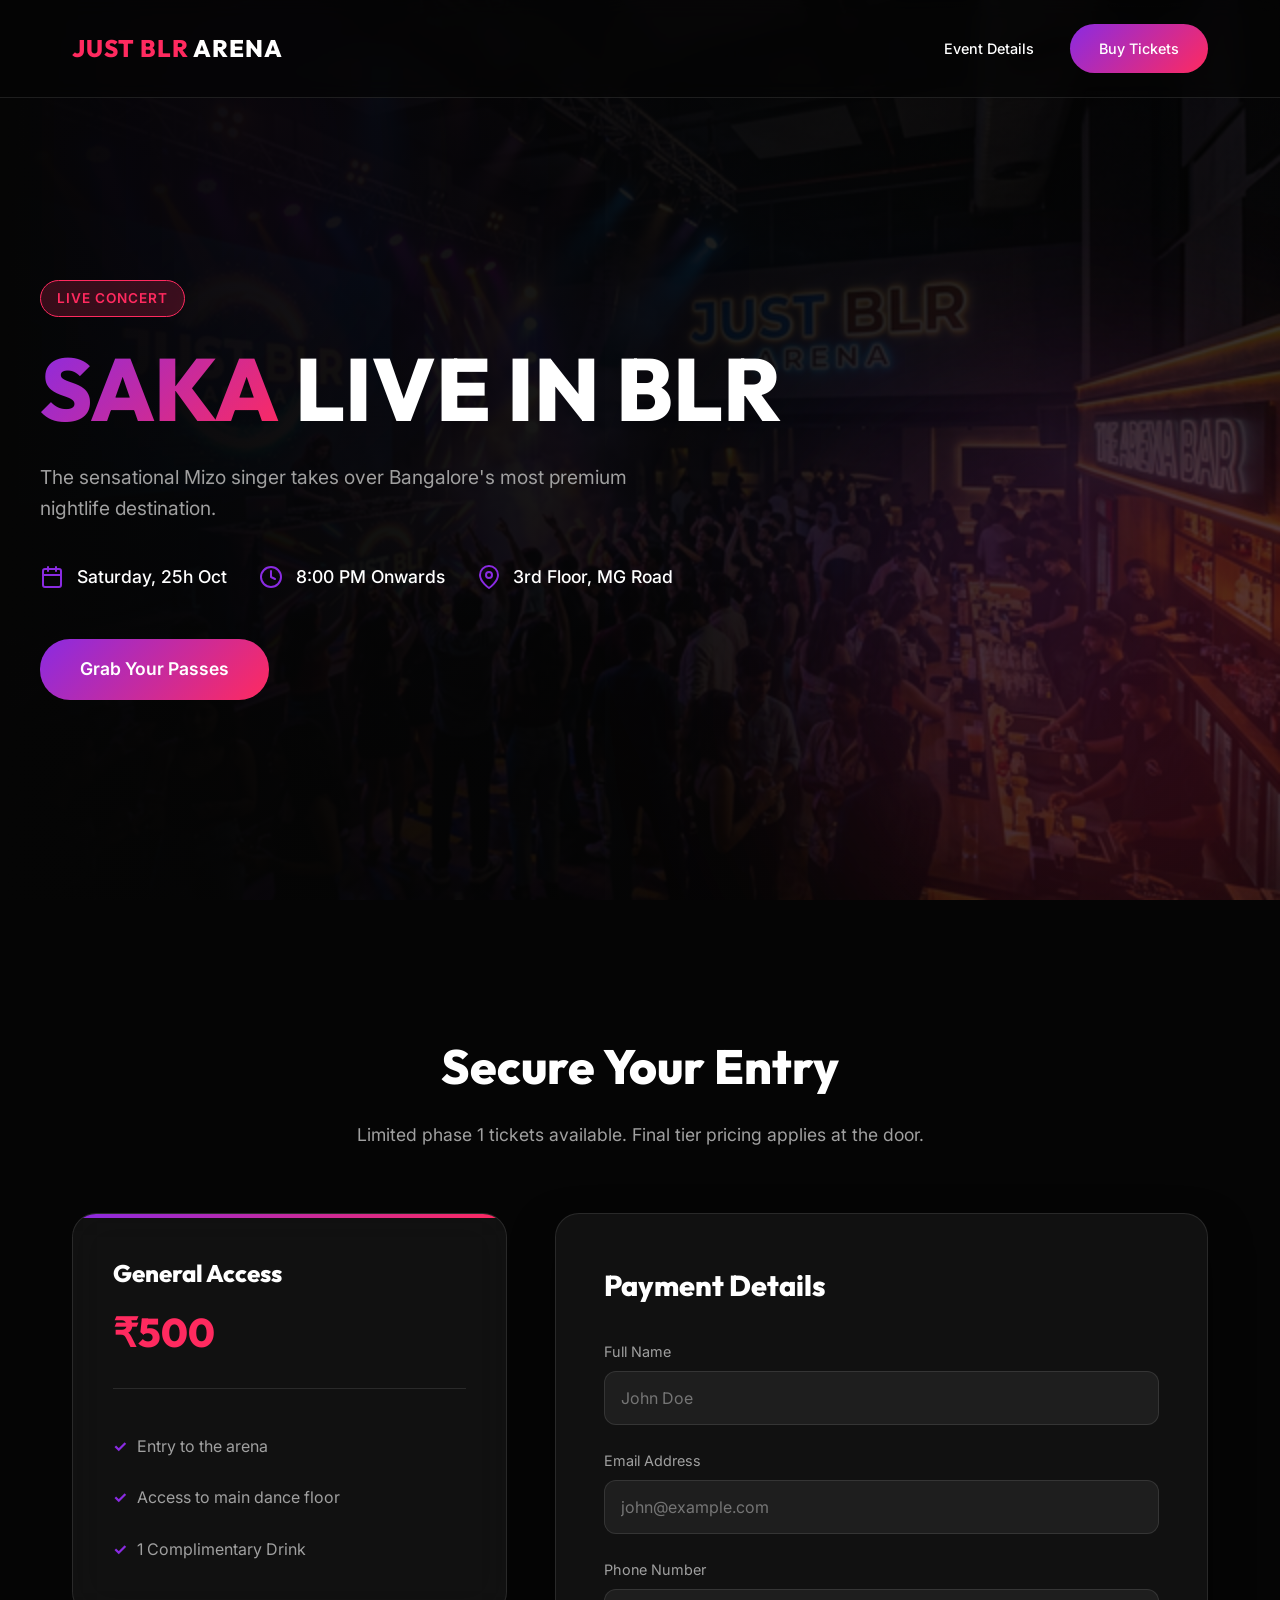
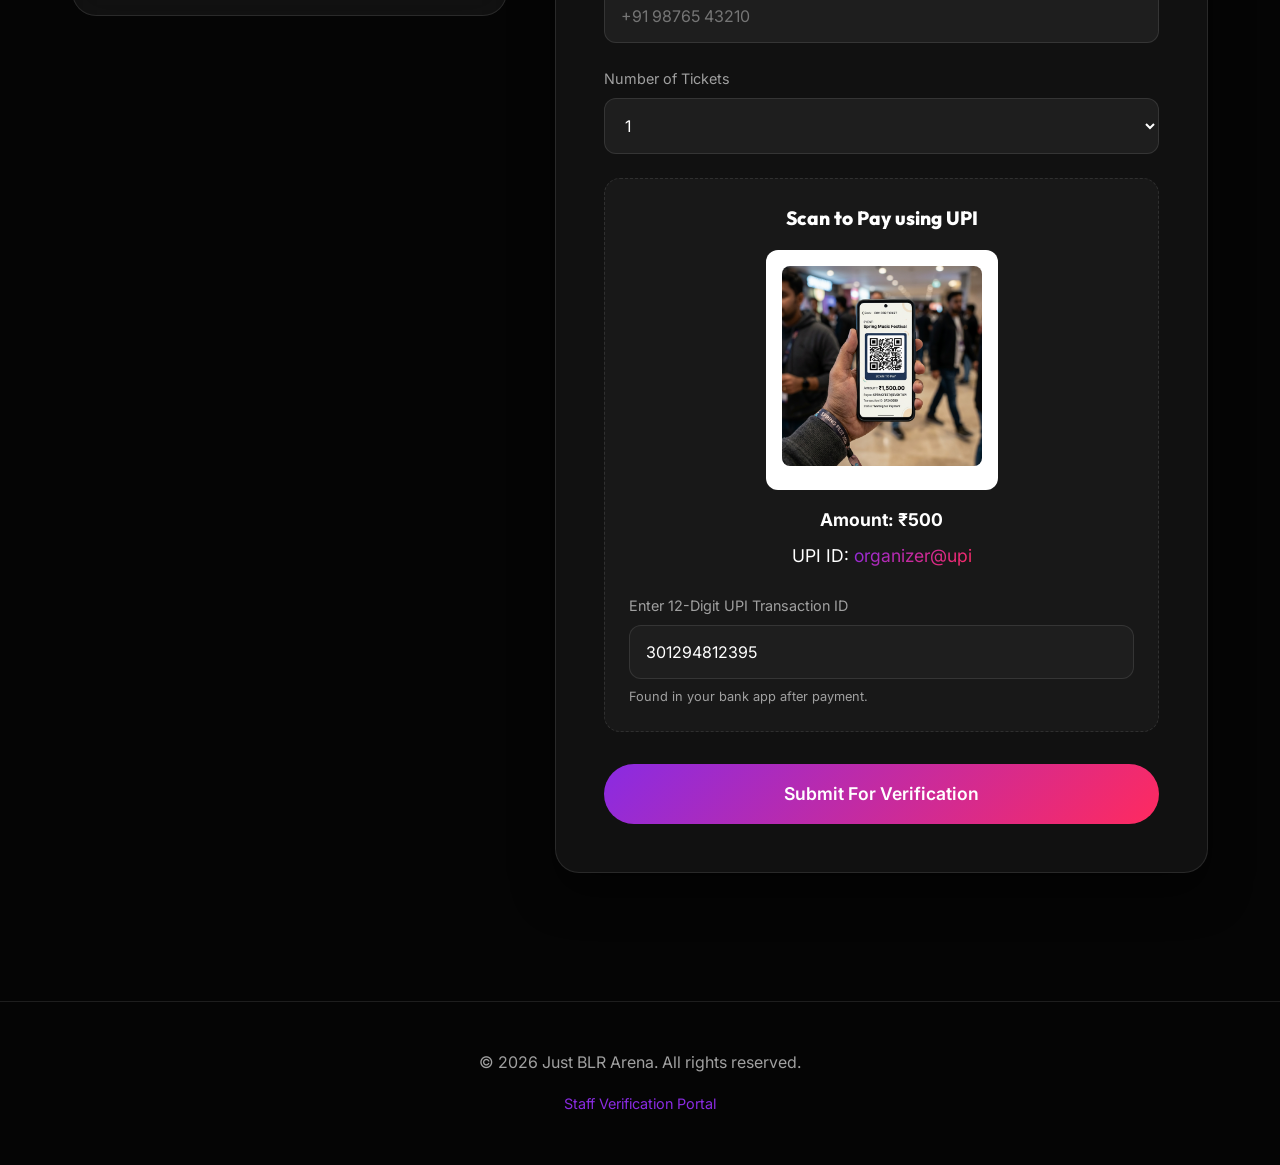
<file: index.html>
<!DOCTYPE html>
<html lang="en">

<head>
    <meta charset="UTF-8">
    <meta name="viewport" content="width=device-width, initial-scale=1.0">
    <title>Saka Live at Just BLR Arena | Official Tickets</title>
    <meta name="description"
        content="Get your official tickets for Mizo singer Saka live in concert at Just BLR Arena, MG Road, Bangalore.">
    <!-- Google Fonts -->
    <link rel="preconnect" href="https://fonts.googleapis.com">
    <link rel="preconnect" href="https://fonts.gstatic.com" crossorigin>
    <link
        href="https://fonts.googleapis.com/css2?family=Outfit:wght@300;400;600;800&family=Inter:wght@400;500;700&display=swap"
        rel="stylesheet">
    <link rel="stylesheet" href="style.css">
</head>

<body>
    <div class="background-effects">
        <div class="glow-orb orb-1"></div>
        <div class="glow-orb orb-2"></div>
        <div class="glow-orb orb-3"></div>
    </div>

    <nav class="navbar">
        <div class="nav-content">
            <div class="logo">
                <span class="logo-highlight">JUST BLR</span> ARENA
            </div>
            <div class="nav-links">
                <a href="#event-details">Event Details</a>
                <a href="#buy-tickets" class="btn-primary">Buy Tickets</a>
            </div>
        </div>
    </nav>

    <main>
        <header class="hero">
            <div class="hero-image-container">
                <img src="images/hero.png" alt="Just BLR Arena Interior" class="hero-img">
                <div class="hero-overlay"></div>
            </div>
            <div class="hero-content">
                <div class="badge">Live Concert</div>
                <h1 class="hero-title"><span class="accent-text">SAKA</span> LIVE IN BLR</h1>
                <p class="hero-subtitle">The sensational Mizo singer takes over Bangalore's most premium nightlife
                    destination.</p>

                <div class="event-meta">
                    <div class="meta-item">
                        <svg width="24" height="24" viewBox="0 0 24 24" fill="none" stroke="currentColor"
                            stroke-width="2" stroke-linecap="round" stroke-linejoin="round">
                            <rect x="3" y="4" width="18" height="18" rx="2" ry="2"></rect>
                            <line x1="16" y1="2" x2="16" y2="6"></line>
                            <line x1="8" y1="2" x2="8" y2="6"></line>
                            <line x1="3" y1="10" x2="21" y2="10"></line>
                        </svg>
                        <span>Saturday, 25h Oct</span>
                    </div>
                    <div class="meta-item">
                        <svg width="24" height="24" viewBox="0 0 24 24" fill="none" stroke="currentColor"
                            stroke-width="2" stroke-linecap="round" stroke-linejoin="round">
                            <circle cx="12" cy="12" r="10"></circle>
                            <polyline points="12 6 12 12 16 14"></polyline>
                        </svg>
                        <span>8:00 PM Onwards</span>
                    </div>
                    <div class="meta-item">
                        <svg width="24" height="24" viewBox="0 0 24 24" fill="none" stroke="currentColor"
                            stroke-width="2" stroke-linecap="round" stroke-linejoin="round">
                            <path d="M21 10c0 7-9 13-9 13s-9-6-9-13a9 9 0 0 1 18 0z"></path>
                            <circle cx="12" cy="10" r="3"></circle>
                        </svg>
                        <span>3rd Floor, MG Road</span>
                    </div>
                </div>

                <a href="#buy-tickets" class="btn-primary hero-btn">Grab Your Passes</a>
            </div>
        </header>

        <section id="buy-tickets" class="ticket-section">
            <div class="section-header">
                <h2>Secure Your Entry</h2>
                <p>Limited phase 1 tickets available. Final tier pricing applies at the door.</p>
            </div>

            <div class="ticket-container">
                <div class="ticket-card">
                    <div class="ticket-header">
                        <h3>General Access</h3>
                        <div class="price">₹500</div>
                    </div>
                    <ul class="ticket-features">
                        <li>Entry to the arena</li>
                        <li>Access to main dance floor</li>
                        <li>1 Complimentary Drink</li>
                    </ul>
                </div>

                <div class="checkout-panel">
                    <h3>Payment Details</h3>
                    <form id="purchase-form">
                        <div class="form-group">
                            <label for="fullName">Full Name</label>
                            <input type="text" id="fullName" required placeholder="John Doe">
                        </div>
                        <div class="form-group">
                            <label for="email">Email Address</label>
                            <input type="email" id="email" required placeholder="john@example.com">
                        </div>
                        <div class="form-group">
                            <label for="phone">Phone Number</label>
                            <input type="tel" id="phone" required placeholder="+91 98765 43210">
                        </div>
                        <div class="form-group">
                            <label for="tickets">Number of Tickets</label>
                            <select id="tickets" required>
                                <option value="1">1</option>
                                <option value="2">2</option>
                                <option value="3">3</option>
                                <option value="4">4</option>
                            </select>
                        </div>

                        <div class="upi-payment-section">
                            <h4 class="upi-header">Scan to Pay using UPI</h4>
                            <div class="qr-container">
                                <img src="images/qr.png" alt="UPI QR Code" class="qr-code">
                            </div>
                            <div class="upi-details">
                                <p><strong>Amount: <span id="total-price">₹500</span></strong></p>
                                <p>UPI ID: <span class="accent-text">organizer@upi</span></p>
                            </div>
                            <div class="form-group transaction-group">
                                <label for="transactionId">Enter 12-Digit UPI Transaction ID</label>
                                <input type="text" id="transactionId" required value="301294812395"
                                    placeholder="e.g. 301294812395" minlength="12" maxlength="12" pattern="\d{12}">
                                <small class="help-text">Found in your bank app after payment.</small>
                            </div>
                        </div>

                        <button type="submit" class="btn-primary checkout-btn" id="pay-btn">
                            Submit For Verification
                        </button>
                    </form>

                    <!-- Success State -->
                    <div id="success-state" class="hidden">
                        <div class="success-icon">
                            <svg viewBox="0 0 24 24" fill="none" stroke="currentColor" stroke-width="2">
                                <path d="M22 11.08V12a10 10 0 1 1-5.93-9.14"></path>
                                <polyline points="22 4 12 14.01 9 11.01"></polyline>
                            </svg>
                        </div>
                        <h3>Request Submitted!</h3>
                        <p>Your ticket request is pending manual verification by our staff. Once approved, you can use
                            the code below at the gate.</p>
                        <div class="ticket-code-display">
                            <span class="code-label">TICKET CODE (PENDING)</span>
                            <div class="code-value" id="generated-code">ABCD-1234</div>
                        </div>
                        <p class="tiny-text">A copy of this ticket has been saved to your dashboard.</p>
                    </div>
                </div>
            </div>
        </section>
    </main>

    <footer>
        <p>&copy; 2026 Just BLR Arena. All rights reserved.</p>
        <p class="admin-link-container"><a href="verify.html" class="admin-link">Staff Verification Portal</a></p>
    </footer>

    <script src="app.js"></script>
</body>

</html>
</file>
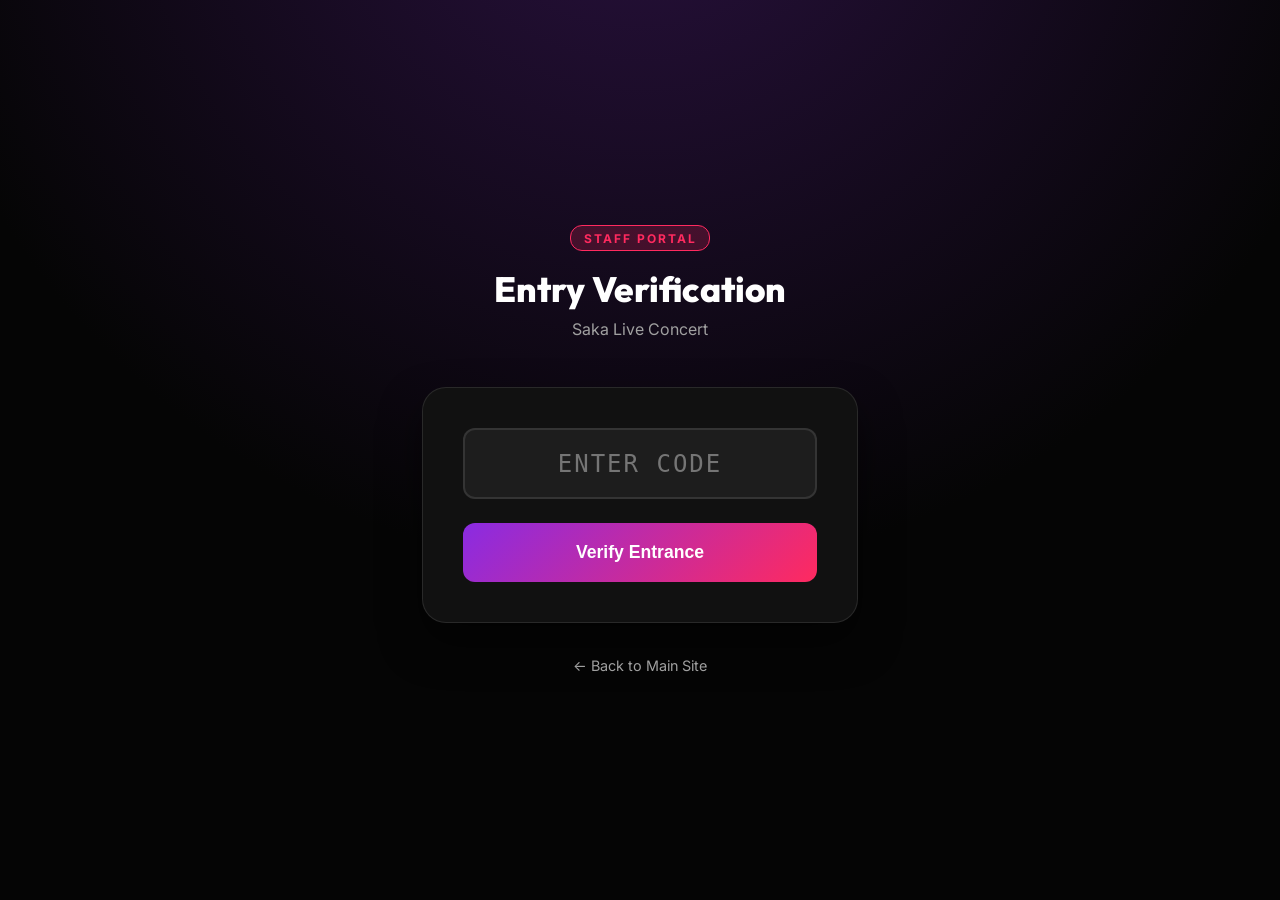
<file: verify.html>
<!DOCTYPE html>
<html lang="en">

<head>
    <meta charset="UTF-8">
    <meta name="viewport" content="width=device-width, initial-scale=1.0">
    <title>Scanner | Just BLR Arena</title>
    <!-- Google Fonts -->
    <link rel="preconnect" href="https://fonts.googleapis.com">
    <link rel="preconnect" href="https://fonts.gstatic.com" crossorigin>
    <link
        href="https://fonts.googleapis.com/css2?family=Outfit:wght@300;400;600;800&family=Inter:wght@400;500;700&display=swap"
        rel="stylesheet">
    <style>
        :root {
            --bg-color: #050505;
            --surface: #111111;
            --text-primary: #ffffff;
            --text-secondary: #a0a0a0;
            --accent-primary: #8a2be2;
            --accent-secondary: #ff2a5f;
            --success: #2ed573;
            --warning: #ffa502;
            --danger: #ff4757;
            --glass-bg: rgba(255, 255, 255, 0.05);
            --glass-border: rgba(255, 255, 255, 0.1);
        }

        * {
            margin: 0;
            padding: 0;
            box-sizing: border-box;
        }

        body {
            background-color: var(--bg-color);
            color: var(--text-primary);
            font-family: 'Inter', sans-serif;
            min-height: 100vh;
            display: flex;
            align-items: center;
            justify-content: center;
            background-image: radial-gradient(circle at 50% -20%, #2a1140 0%, #050505 60%);
        }

        .container {
            width: 100%;
            max-width: 500px;
            padding: 2rem;
        }

        .header {
            text-align: center;
            margin-bottom: 3rem;
        }

        .badge {
            display: inline-block;
            padding: 0.3rem 0.8rem;
            background: rgba(255, 42, 95, 0.2);
            color: var(--accent-secondary);
            border: 1px solid var(--accent-secondary);
            border-radius: 12px;
            font-size: 0.75rem;
            font-weight: 700;
            text-transform: uppercase;
            letter-spacing: 2px;
            margin-bottom: 1rem;
        }

        h1 {
            font-family: 'Outfit', sans-serif;
            font-size: 2.2rem;
            font-weight: 800;
        }

        /* Scanner Box */
        .scanner-box {
            background: var(--surface);
            border: 1px solid var(--glass-border);
            border-radius: 24px;
            padding: 2.5rem;
            box-shadow: 0 20px 40px rgba(0, 0, 0, 0.5);
            text-align: center;
        }

        .input-group {
            margin-bottom: 1.5rem;
        }

        input[type="text"] {
            width: 100%;
            padding: 1.2rem;
            background: rgba(255, 255, 255, 0.05);
            border: 2px solid var(--glass-border);
            border-radius: 12px;
            color: white;
            font-size: 1.5rem;
            text-align: center;
            font-family: monospace;
            text-transform: uppercase;
            letter-spacing: 2px;
            transition: all 0.3s;
        }

        input[type="text"]:focus {
            outline: none;
            border-color: var(--accent-primary);
            background: rgba(138, 43, 226, 0.1);
        }

        button {
            width: 100%;
            padding: 1.2rem;
            background: linear-gradient(135deg, var(--accent-primary), var(--accent-secondary));
            color: white;
            border: none;
            border-radius: 12px;
            font-size: 1.1rem;
            font-weight: 600;
            cursor: pointer;
            transition: transform 0.2s;
        }

        button:active {
            transform: scale(0.98);
        }

        /* Result States */
        .result-card {
            margin-top: 2rem;
            padding: 1.5rem;
            border-radius: 16px;
            display: none;
            animation: slideUp 0.3s ease-out;
        }

        @keyframes slideUp {
            from {
                opacity: 0;
                transform: translateY(10px);
            }

            to {
                opacity: 1;
                transform: translateY(0);
            }
        }

        .result-card.valid {
            display: block;
            background: rgba(46, 213, 115, 0.1);
            border: 1px solid var(--success);
        }

        .result-card.scanned {
            display: block;
            background: rgba(255, 165, 2, 0.1);
            border: 1px solid var(--warning);
        }

        .result-card.invalid {
            display: block;
            background: rgba(255, 71, 87, 0.1);
            border: 1px solid var(--danger);
        }

        .status-icon {
            font-size: 3rem;
            margin-bottom: 0.5rem;
        }

        .status-title {
            font-family: 'Outfit', sans-serif;
            font-size: 1.5rem;
            font-weight: 800;
            margin-bottom: 0.5rem;
        }

        .valid .status-title {
            color: var(--success);
        }

        .scanned .status-title {
            color: var(--warning);
        }

        .invalid .status-title {
            color: var(--danger);
        }

        .ticket-details {
            margin-top: 1rem;
            padding-top: 1rem;
            border-top: 1px solid rgba(255, 255, 255, 0.1);
            text-align: left;
            font-size: 0.9rem;
            color: var(--text-secondary);
            display: none;
        }

        .valid .ticket-details,
        .scanned .ticket-details {
            display: block;
        }

        .detail-row {
            display: flex;
            justify-content: space-between;
            margin-bottom: 0.5rem;
        }

        .detail-value {
            color: white;
            font-weight: 600;
        }

        .highlight-count {
            color: var(--success);
            font-size: 1.2rem;
            font-weight: 800;
        }

        .footer-link {
            text-align: center;
            margin-top: 2rem;
        }

        .footer-link a {
            color: var(--text-secondary);
            text-decoration: none;
            font-size: 0.9rem;
            transition: color 0.2s;
        }

        .footer-link a:hover {
            color: white;
        }

        /* Admin Dashboard Styles */
        .admin-dashboard {
            margin-top: 3rem;
            background: var(--surface);
            border: 1px solid var(--glass-border);
            border-radius: 24px;
            padding: 2.5rem;
            box-shadow: 0 20px 40px rgba(0, 0, 0, 0.5);
        }

        .admin-dashboard h2 {
            font-family: 'Outfit', sans-serif;
            font-size: 1.8rem;
            margin-bottom: 1.5rem;
            text-align: center;
        }

        .pending-list {
            margin-top: 1rem;
        }

        .pending-item {
            display: flex;
            justify-content: space-between;
            align-items: center;
            padding: 1rem;
            background: rgba(255, 255, 255, 0.05);
            border: 1px solid var(--glass-border);
            border-radius: 12px;
            margin-bottom: 0.8rem;
        }

        .item-info strong {
            display: block;
            color: white;
            margin-bottom: 0.3rem;
        }

        .item-info span {
            color: var(--text-secondary);
            font-size: 0.85rem;
        }

        .action-btns {
            display: flex;
            gap: 0.5rem;
        }

        .btn-approve,
        .btn-reject {
            padding: 0.5rem 1rem;
            border-radius: 8px;
            font-size: 0.85rem;
            font-weight: bold;
            cursor: pointer;
            border: none;
            color: white;
        }

        .btn-approve {
            background: rgba(46, 213, 115, 0.2);
            color: var(--success);
            border: 1px solid var(--success);
        }

        .btn-approve:hover {
            background: var(--success);
            color: white;
        }

        .btn-reject {
            background: rgba(255, 71, 87, 0.2);
            color: var(--danger);
            border: 1px solid var(--danger);
        }

        .btn-reject:hover {
            background: var(--danger);
            color: white;
        }

        .empty-state {
            text-align: center;
            color: var(--text-secondary);
            padding: 2rem 0;
            font-style: italic;
        }
    </style>
</head>

<body>
    <div class="container">
        <div class="header">
            <div class="badge">Staff Portal</div>
            <h1>Entry Verification</h1>
            <p style="color: var(--text-secondary); margin-top: 0.5rem;">Saka Live Concert</p>
        </div>

        <div class="scanner-box">
            <form id="verify-form">
                <div class="input-group">
                    <input type="text" id="ticket-code" placeholder="ENTER CODE" required autocomplete="off">
                </div>
                <button type="submit">Verify Entrance</button>
            </form>

            <div id="result-container">
                <!-- States injected via JS -->
            </div>
        </div>

        <div class="footer-link">
            <a href="index.html">← Back to Main Site</a>
        </div>
    </div>

    <script src="verify.js"></script>
</body>

</html>
</file>
<file: style.css>
:root {
    --bg-color: #050505;
    --surface-dark: #111111;
    --surface-light: #1e1e1e;
    --text-primary: #ffffff;
    --text-secondary: #a0a0a0;
    --accent-primary: #8a2be2;
    --accent-secondary: #ff2a5f;
    --accent-gradient: linear-gradient(135deg, var(--accent-primary), var(--accent-secondary));
    --glass-bg: rgba(255, 255, 255, 0.05);
    --glass-border: rgba(255, 255, 255, 0.1);

    --font-heading: 'Outfit', sans-serif;
    --font-body: 'Inter', sans-serif;
}

* {
    margin: 0;
    padding: 0;
    box-sizing: border-box;
}

body {
    background-color: var(--bg-color);
    color: var(--text-primary);
    font-family: var(--font-body);
    line-height: 1.6;
    overflow-x: hidden;
}

/* Background Gradients */
.background-effects {
    position: fixed;
    top: 0;
    left: 0;
    width: 100vw;
    height: 100vh;
    z-index: -1;
    overflow: hidden;
}

.glow-orb {
    position: absolute;
    border-radius: 50%;
    filter: blur(100px);
    opacity: 0.4;
    animation: float 20s infinite ease-in-out alternate;
}

.orb-1 {
    top: -10%;
    left: -10%;
    width: 500px;
    height: 500px;
    background: var(--accent-primary);
    animation-delay: 0s;
}

.orb-2 {
    bottom: -10%;
    right: -10%;
    width: 600px;
    height: 600px;
    background: var(--accent-secondary);
    animation-delay: -5s;
}

.orb-3 {
    top: 40%;
    left: 60%;
    width: 400px;
    height: 400px;
    background: #2a3eff;
    animation-delay: -10s;
    opacity: 0.2;
}

@keyframes float {
    0% {
        transform: translate(0, 0) scale(1);
    }

    100% {
        transform: translate(50px, 50px) scale(1.1);
    }
}

/* Typography */
h1,
h2,
h3,
h4 {
    font-family: var(--font-heading);
    font-weight: 800;
}

.accent-text {
    background: var(--accent-gradient);
    -webkit-background-clip: text;
    -webkit-text-fill-color: transparent;
    display: inline-block;
}

/* Navbar */
.navbar {
    position: fixed;
    top: 0;
    width: 100%;
    padding: 1.5rem 0;
    z-index: 100;
    background: rgba(5, 5, 5, 0.7);
    backdrop-filter: blur(10px);
    border-bottom: 1px solid var(--glass-border);
}

.nav-content {
    max-width: 1200px;
    margin: 0 auto;
    padding: 0 2rem;
    display: flex;
    justify-content: space-between;
    align-items: center;
}

.logo {
    font-family: var(--font-heading);
    font-size: 1.5rem;
    font-weight: 800;
    letter-spacing: 1px;
}

.logo-highlight {
    color: var(--accent-secondary);
}

.nav-links a {
    color: var(--text-primary);
    text-decoration: none;
    margin-left: 2rem;
    font-size: 0.9rem;
    font-weight: 500;
    transition: color 0.3s;
}

.nav-links a:hover {
    color: var(--accent-secondary);
}

/* Buttons */
.btn-primary {
    background: var(--accent-gradient);
    color: white;
    padding: 0.8rem 1.8rem;
    border-radius: 30px;
    text-decoration: none;
    font-weight: 600;
    border: none;
    cursor: pointer;
    transition: transform 0.3s, box-shadow 0.3s;
    display: inline-block;
    font-family: var(--font-body);
}

.btn-primary:hover {
    transform: translateY(-2px);
    box-shadow: 0 10px 20px rgba(255, 42, 95, 0.3);
    color: white;
}

/* Hero Section */
.hero {
    min-height: 100vh;
    display: flex;
    align-items: center;
    position: relative;
    padding: 0 2rem;
    padding-top: 80px;
}

.hero-image-container {
    position: absolute;
    top: 0;
    left: 0;
    width: 100%;
    height: 100%;
    z-index: -1;
}

.hero-img {
    width: 100%;
    height: 100%;
    object-fit: cover;
    opacity: 0.3;
}

.hero-overlay {
    position: absolute;
    top: 0;
    left: 0;
    width: 100%;
    height: 100%;
    background: linear-gradient(to right, #050505 0%, rgba(5, 5, 5, 0.4) 100%);
}

.hero-content {
    max-width: 1200px;
    margin: 0 auto;
    width: 100%;
    position: relative;
    z-index: 10;
}

.badge {
    display: inline-block;
    padding: 0.4rem 1rem;
    background: rgba(255, 42, 95, 0.2);
    border: 1px solid var(--accent-secondary);
    border-radius: 20px;
    color: var(--accent-secondary);
    font-size: 0.85rem;
    font-weight: 600;
    text-transform: uppercase;
    letter-spacing: 1px;
    margin-bottom: 1.5rem;
}

.hero-title {
    font-size: 5.5rem;
    line-height: 1.1;
    margin-bottom: 1.5rem;
    text-transform: uppercase;
}

.hero-subtitle {
    font-size: 1.2rem;
    color: var(--text-secondary);
    max-width: 600px;
    margin-bottom: 2.5rem;
}

.event-meta {
    display: flex;
    gap: 2rem;
    margin-bottom: 3rem;
}

.meta-item {
    display: flex;
    align-items: center;
    gap: 0.8rem;
    font-size: 1.1rem;
    font-weight: 500;
}

.meta-item svg {
    color: var(--accent-primary);
}

.hero-btn {
    font-size: 1.1rem;
    padding: 1rem 2.5rem;
}

/* Ticket Section */
.ticket-section {
    max-width: 1200px;
    margin: 0 auto;
    padding: 8rem 2rem;
}

.section-header {
    text-align: center;
    margin-bottom: 4rem;
}

.section-header h2 {
    font-size: 3rem;
    margin-bottom: 1rem;
}

.section-header p {
    color: var(--text-secondary);
    font-size: 1.1rem;
}

.ticket-container {
    display: grid;
    grid-template-columns: 1fr 1.5fr;
    gap: 3rem;
    align-items: start;
}

.ticket-card {
    background: var(--glass-bg);
    border: 1px solid var(--glass-border);
    border-radius: 24px;
    padding: 2.5rem;
    position: relative;
    overflow: hidden;
    backdrop-filter: blur(20px);
}

.ticket-card::before {
    content: '';
    position: absolute;
    top: 0;
    left: 0;
    width: 100%;
    height: 4px;
    background: var(--accent-gradient);
}

.ticket-header {
    margin-bottom: 2rem;
    border-bottom: 1px solid var(--glass-border);
    padding-bottom: 1.5rem;
}

.ticket-header h3 {
    font-size: 1.5rem;
    margin-bottom: 0.5rem;
}

.price {
    font-size: 2.5rem;
    font-weight: 800;
    font-family: var(--font-heading);
    color: var(--accent-secondary);
}

.ticket-features {
    list-style: none;
}

.ticket-features li {
    padding: 0.8rem 0;
    color: var(--text-secondary);
    display: flex;
    align-items: center;
    gap: 10px;
}

.ticket-features li::before {
    content: '✓';
    color: var(--accent-primary);
    font-weight: bold;
}

/* Checkout Panel */
.checkout-panel {
    background: var(--surface-dark);
    border: 1px solid var(--glass-border);
    border-radius: 24px;
    padding: 3rem;
    box-shadow: 0 20px 40px rgba(0, 0, 0, 0.5);
}

.checkout-panel h3 {
    font-size: 1.8rem;
    margin-bottom: 2rem;
}

.form-group {
    margin-bottom: 1.5rem;
}

.form-group label {
    display: block;
    margin-bottom: 0.5rem;
    color: var(--text-secondary);
    font-size: 0.9rem;
}

.form-group input,
.form-group select {
    width: 100%;
    padding: 1rem;
    background: var(--surface-light);
    border: 1px solid var(--glass-border);
    border-radius: 12px;
    color: white;
    font-family: var(--font-body);
    font-size: 1rem;
    transition: border-color 0.3s;
}

.form-group input:focus,
.form-group select:focus {
    outline: none;
    border-color: var(--accent-primary);
}

.upi-payment-section {
    background: rgba(255, 255, 255, 0.03);
    border: 1px dashed var(--glass-border);
    border-radius: 16px;
    padding: 1.5rem;
    margin-bottom: 2rem;
    text-align: center;
}

.upi-header {
    font-size: 1.2rem;
    color: var(--text-primary);
    margin-bottom: 1rem;
    font-family: var(--font-heading);
}

.qr-container {
    background: white;
    padding: 1rem;
    border-radius: 12px;
    display: inline-block;
    margin-bottom: 1rem;
}

.qr-code {
    width: 200px;
    height: 200px;
    object-fit: cover;
    border-radius: 8px;
}

.upi-details {
    font-size: 1.1rem;
    margin-bottom: 1.5rem;
}

.upi-details p {
    margin-bottom: 0.5rem;
}

.transaction-group {
    text-align: left;
    margin-bottom: 0 !important;
}

.help-text {
    display: block;
    margin-top: 0.5rem;
    color: var(--text-secondary);
    font-size: 0.8rem;
}

.checkout-btn {
    width: 100%;
    padding: 1.2rem;
    font-size: 1.1rem;
    justify-content: center;
}

/* Success State */
.hidden {
    display: none !important;
}

#success-state {
    text-align: center;
    padding: 2rem 0;
}

.success-icon {
    width: 80px;
    height: 80px;
    background: rgba(46, 213, 115, 0.1);
    color: #2ed573;
    border-radius: 50%;
    display: flex;
    align-items: center;
    justify-content: center;
    margin: 0 auto 1.5rem;
}

.success-icon svg {
    width: 40px;
    height: 40px;
}

#success-state h3 {
    font-size: 2rem;
    margin-bottom: 1rem;
    color: #2ed573;
}

#success-state p {
    color: var(--text-secondary);
    margin-bottom: 2rem;
}

.ticket-code-display {
    background: rgba(255, 255, 255, 0.05);
    border: 1px dashed var(--accent-secondary);
    padding: 2rem;
    border-radius: 16px;
    margin-bottom: 1rem;
}

.code-label {
    display: block;
    font-size: 0.8rem;
    color: var(--text-secondary);
    letter-spacing: 2px;
    margin-bottom: 0.5rem;
}

.code-value {
    font-size: 2.5rem;
    font-family: monospace;
    font-weight: bold;
    color: white;
    letter-spacing: 4px;
}

.tiny-text {
    font-size: 0.8rem !important;
    color: #666 !important;
}

/* Footer */
footer {
    text-align: center;
    padding: 3rem 2rem;
    border-top: 1px solid var(--glass-border);
    color: var(--text-secondary);
}

.admin-link-container {
    margin-top: 1rem;
}

.admin-link {
    color: var(--accent-primary);
    text-decoration: none;
    font-size: 0.9rem;
    transition: opacity 0.2s;
}

.admin-link:hover {
    opacity: 0.8;
}

/* Responsive */
@media (max-width: 900px) {
    .ticket-container {
        grid-template-columns: 1fr;
    }

    .hero-title {
        font-size: 4rem;
    }

    .event-meta {
        flex-direction: column;
        gap: 1rem;
    }
}

@media (max-width: 600px) {
    .hero-title {
        font-size: 3rem;
    }
}
</file>
